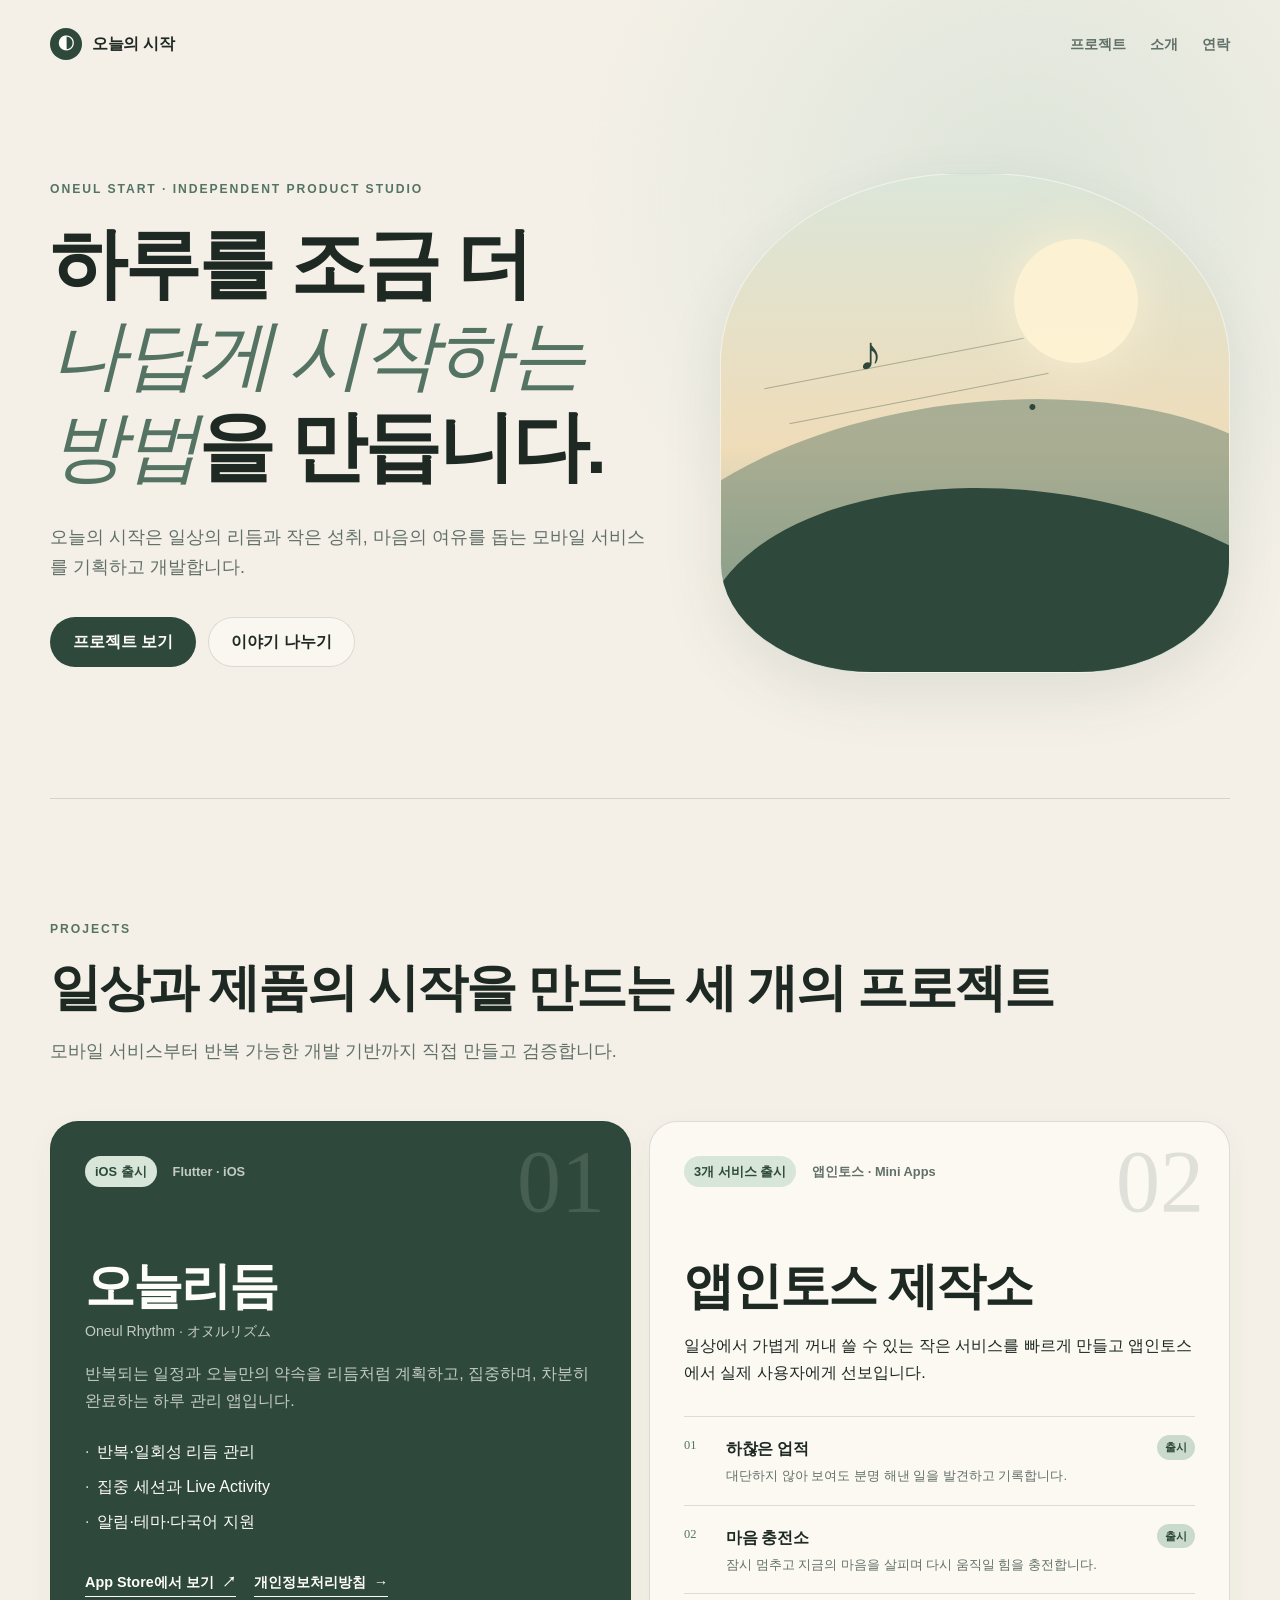
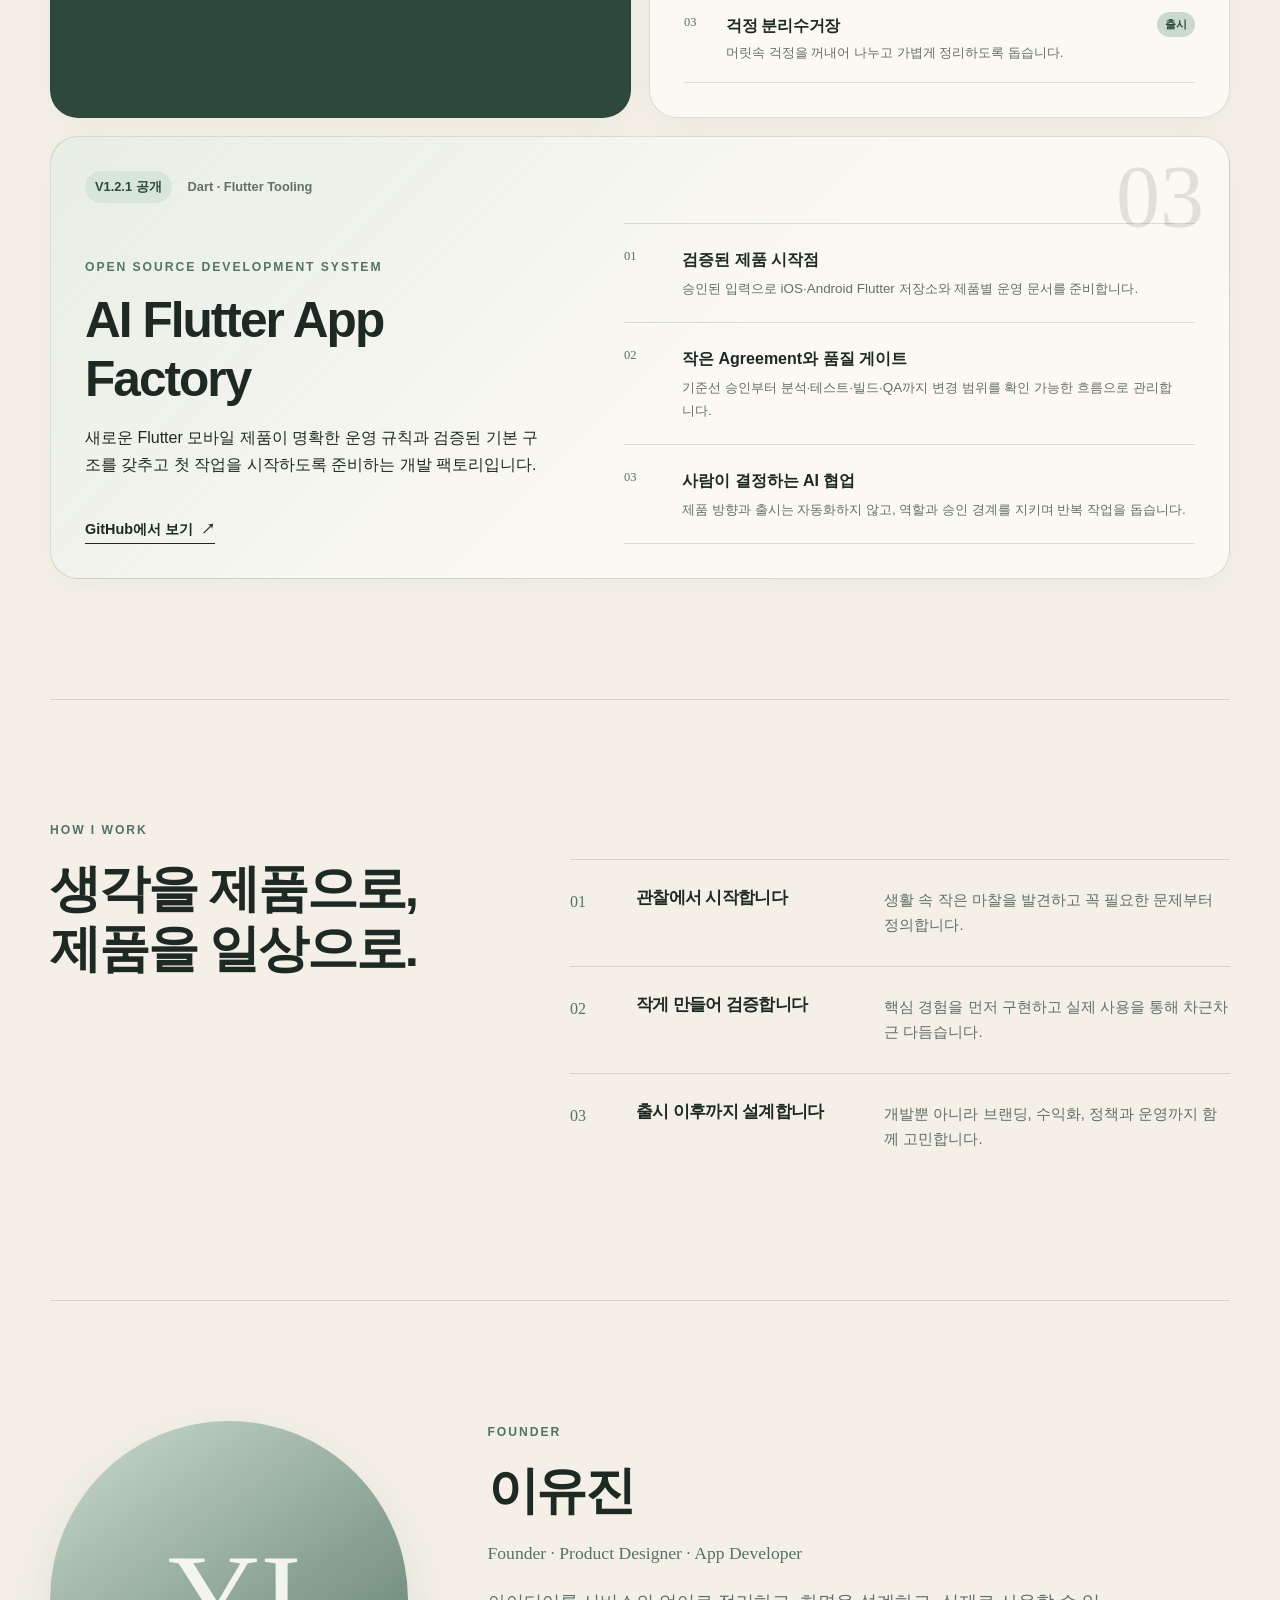
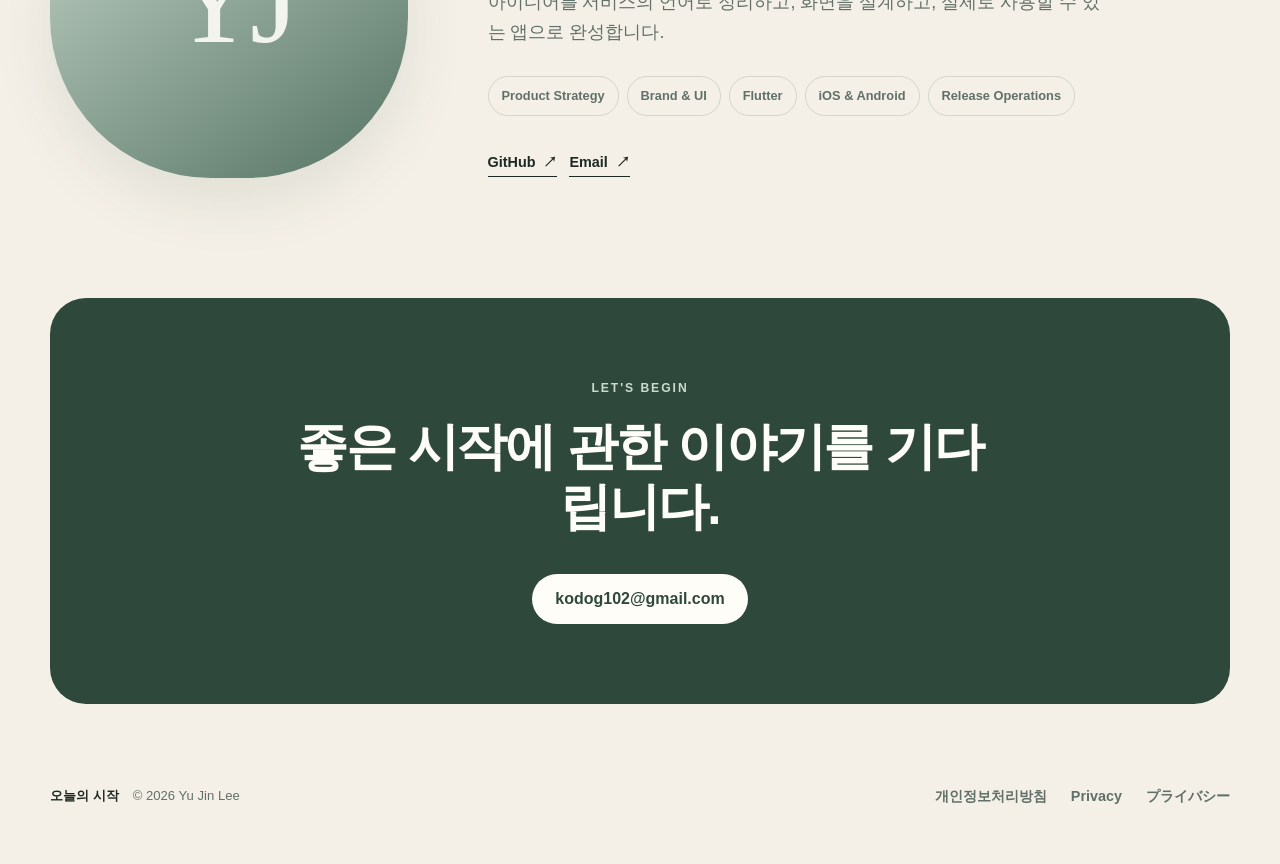
<file: index.html>
<!doctype html>
<html lang="ko">
  <head>
    <meta charset="utf-8" />
    <meta name="viewport" content="width=device-width, initial-scale=1" />
    <meta name="theme-color" content="#f4f0e7" />
    <meta
      name="description"
      content="오늘의 시작은 오늘리듬, 앱인토스 제작소, AI Flutter App Factory를 통해 생활 서비스와 제품 개발 기반을 만듭니다."
    />
    <meta property="og:title" content="오늘의 시작 | 이유진 포트폴리오" />
    <meta
      property="og:description"
      content="생활에 닿는 모바일 서비스와 새로운 Flutter 제품의 안전한 시작을 만듭니다."
    />
    <meta property="og:type" content="website" />
    <meta property="og:url" content="https://kodog102.github.io/" />
    <title>오늘의 시작 | 이유진 포트폴리오</title>
    <link rel="stylesheet" href="./styles.css" />
  </head>
  <body>
    <a class="skip-link" href="#main">본문으로 바로가기</a>

    <header class="site-header">
      <a class="wordmark" href="#top" aria-label="오늘의 시작 홈">
        <span class="wordmark-symbol" aria-hidden="true">◐</span>
        <span>오늘의 시작</span>
      </a>
      <nav aria-label="주요 메뉴">
        <a href="#projects">프로젝트</a>
        <a href="#about">소개</a>
        <a href="mailto:kodog102@gmail.com">연락</a>
      </nav>
    </header>

    <main id="main">
      <section class="hero" id="top" aria-labelledby="hero-title">
        <div class="hero-copy">
          <p class="eyebrow">ONEUL START · INDEPENDENT PRODUCT STUDIO</p>
          <h1 id="hero-title">
            하루를 조금 더<br />
            <em>나답게 시작하는 방법</em>을 만듭니다.
          </h1>
          <p class="hero-lead">
            오늘의 시작은 일상의 리듬과 작은 성취, 마음의 여유를 돕는
            모바일 서비스를 기획하고 개발합니다.
          </p>
          <div class="hero-actions">
            <a class="button button-primary" href="#projects">프로젝트 보기</a>
            <a class="button button-secondary" href="mailto:kodog102@gmail.com"
              >이야기 나누기</a
            >
          </div>
        </div>
        <div class="hero-visual" aria-hidden="true">
          <div class="sun"></div>
          <div class="landscape landscape-back"></div>
          <div class="landscape landscape-front"></div>
          <div class="rhythm-line rhythm-line-one"></div>
          <div class="rhythm-line rhythm-line-two"></div>
          <span class="note note-one">♪</span>
          <span class="note note-two">·</span>
        </div>
      </section>

      <section class="section projects" id="projects" aria-labelledby="projects-title">
        <div class="section-heading">
          <p class="eyebrow">PROJECTS</p>
          <h2 id="projects-title">일상과 제품의 시작을 만드는 세 개의 프로젝트</h2>
          <p>모바일 서비스부터 반복 가능한 개발 기반까지 직접 만들고 검증합니다.</p>
        </div>

        <div class="project-grid">
          <article class="project-card project-featured">
            <div class="project-number" aria-hidden="true">01</div>
            <div class="project-content">
              <div class="project-meta">
                <span class="status status-active">iOS 출시</span>
                <span>Flutter · iOS</span>
              </div>
              <h3>오늘리듬</h3>
              <p class="project-name" lang="en">
                Oneul Rhythm · <span lang="ja">オヌルリズム</span>
              </p>
              <p>
                반복되는 일정과 오늘만의 약속을 리듬처럼 계획하고, 집중하며,
                차분히 완료하는 하루 관리 앱입니다.
              </p>
              <ul class="project-details" aria-label="오늘리듬 주요 특징">
                <li>반복·일회성 리듬 관리</li>
                <li>집중 세션과 Live Activity</li>
                <li>알림·테마·다국어 지원</li>
              </ul>
              <div class="project-links">
                <a
                  class="text-link"
                  href="https://apps.apple.com/kr/app/%EC%98%A4%EB%8A%98%EB%A6%AC%EB%93%AC/id6799877597"
                  target="_blank"
                  rel="noreferrer"
                  >App Store에서 보기 <span>↗</span></a
                >
                <a class="text-link" href="./privacy/">개인정보처리방침 <span>→</span></a>
              </div>
            </div>
          </article>

          <article class="project-card project-studio">
            <div class="project-number" aria-hidden="true">02</div>
            <div class="project-content">
              <div class="project-meta">
                <span class="status status-active">3개 서비스 출시</span>
                <span>앱인토스 · Mini Apps</span>
              </div>
              <h3>앱인토스 제작소</h3>
              <p>
                일상에서 가볍게 꺼내 쓸 수 있는 작은 서비스를 빠르게 만들고
                앱인토스에서 실제 사용자에게 선보입니다.
              </p>
              <div class="service-list" aria-label="앱인토스 출시 서비스">
                <article>
                  <span class="service-index">01</span>
                  <div>
                    <h4>하찮은 업적</h4>
                    <p>대단하지 않아 보여도 분명 해낸 일을 발견하고 기록합니다.</p>
                  </div>
                  <span class="service-status">출시</span>
                </article>
                <article>
                  <span class="service-index">02</span>
                  <div>
                    <h4>마음 충전소</h4>
                    <p>잠시 멈추고 지금의 마음을 살피며 다시 움직일 힘을 충전합니다.</p>
                  </div>
                  <span class="service-status">출시</span>
                </article>
                <article>
                  <span class="service-index">03</span>
                  <div>
                    <h4>걱정 분리수거장</h4>
                    <p>머릿속 걱정을 꺼내어 나누고 가볍게 정리하도록 돕습니다.</p>
                  </div>
                  <span class="service-status">출시</span>
                </article>
              </div>
            </div>
          </article>

          <article class="project-card project-factory">
            <div class="project-number" aria-hidden="true">03</div>
            <div class="project-content factory-layout">
              <div class="factory-intro">
                <div class="project-meta">
                  <span class="status status-active">V1.2.1 공개</span>
                  <span>Dart · Flutter Tooling</span>
                </div>
                <p class="eyebrow">OPEN SOURCE DEVELOPMENT SYSTEM</p>
                <h3>AI Flutter App Factory</h3>
                <p>
                  새로운 Flutter 모바일 제품이 명확한 운영 규칙과 검증된 기본
                  구조를 갖추고 첫 작업을 시작하도록 준비하는 개발 팩토리입니다.
                </p>
                <a
                  class="text-link"
                  href="https://github.com/kodog102/ai-flutter-app-factory"
                  target="_blank"
                  rel="noreferrer"
                  >GitHub에서 보기 <span>↗</span></a
                >
              </div>
              <div class="factory-capabilities" aria-label="AI Flutter App Factory 주요 기능">
                <article>
                  <span>01</span>
                  <div>
                    <h4>검증된 제품 시작점</h4>
                    <p>승인된 입력으로 iOS·Android Flutter 저장소와 제품별 운영 문서를 준비합니다.</p>
                  </div>
                </article>
                <article>
                  <span>02</span>
                  <div>
                    <h4>작은 Agreement와 품질 게이트</h4>
                    <p>기준선 승인부터 분석·테스트·빌드·QA까지 변경 범위를 확인 가능한 흐름으로 관리합니다.</p>
                  </div>
                </article>
                <article>
                  <span>03</span>
                  <div>
                    <h4>사람이 결정하는 AI 협업</h4>
                    <p>제품 방향과 출시는 자동화하지 않고, 역할과 승인 경계를 지키며 반복 작업을 돕습니다.</p>
                  </div>
                </article>
              </div>
            </div>
          </article>
        </div>
      </section>

      <section class="section philosophy" aria-labelledby="philosophy-title">
        <p class="eyebrow">HOW I WORK</p>
        <div class="philosophy-layout">
          <h2 id="philosophy-title">생각을 제품으로,<br />제품을 일상으로.</h2>
          <div class="principle-grid">
            <article>
              <span>01</span>
              <h3>관찰에서 시작합니다</h3>
              <p>생활 속 작은 마찰을 발견하고 꼭 필요한 문제부터 정의합니다.</p>
            </article>
            <article>
              <span>02</span>
              <h3>작게 만들어 검증합니다</h3>
              <p>핵심 경험을 먼저 구현하고 실제 사용을 통해 차근차근 다듬습니다.</p>
            </article>
            <article>
              <span>03</span>
              <h3>출시 이후까지 설계합니다</h3>
              <p>개발뿐 아니라 브랜딩, 수익화, 정책과 운영까지 함께 고민합니다.</p>
            </article>
          </div>
        </div>
      </section>

      <section class="section about" id="about" aria-labelledby="about-title">
        <div class="portrait-mark" aria-hidden="true">
          <span>YJ</span>
        </div>
        <div class="about-copy">
          <p class="eyebrow">FOUNDER</p>
          <h2 id="about-title">이유진</h2>
          <p class="role">Founder · Product Designer · App Developer</p>
          <p class="about-lead">
            아이디어를 서비스의 언어로 정리하고, 화면을 설계하고, 실제로 사용할
            수 있는 앱으로 완성합니다.
          </p>
          <div class="skill-list" aria-label="주요 역량">
            <span>Product Strategy</span>
            <span>Brand &amp; UI</span>
            <span>Flutter</span>
            <span>iOS &amp; Android</span>
            <span>Release Operations</span>
          </div>
          <div class="profile-links">
            <a class="text-link" href="https://github.com/kodog102">GitHub <span>↗</span></a>
            <a class="text-link" href="mailto:kodog102@gmail.com">Email <span>↗</span></a>
          </div>
        </div>
      </section>

      <section class="contact" aria-labelledby="contact-title">
        <p class="eyebrow">LET'S BEGIN</p>
        <h2 id="contact-title">좋은 시작에 관한 이야기를 기다립니다.</h2>
        <a class="button button-light" href="mailto:kodog102@gmail.com"
          >kodog102@gmail.com</a
        >
      </section>
    </main>

    <footer>
      <div>
        <strong>오늘의 시작</strong>
        <span>© 2026 Yu Jin Lee</span>
      </div>
      <nav aria-label="하단 메뉴">
        <a href="./privacy/">개인정보처리방침</a>
        <a href="./privacy/en/" lang="en">Privacy</a>
        <a href="./privacy/ja/" lang="ja">プライバシー</a>
      </nav>
    </footer>
  </body>
</html>
</file>
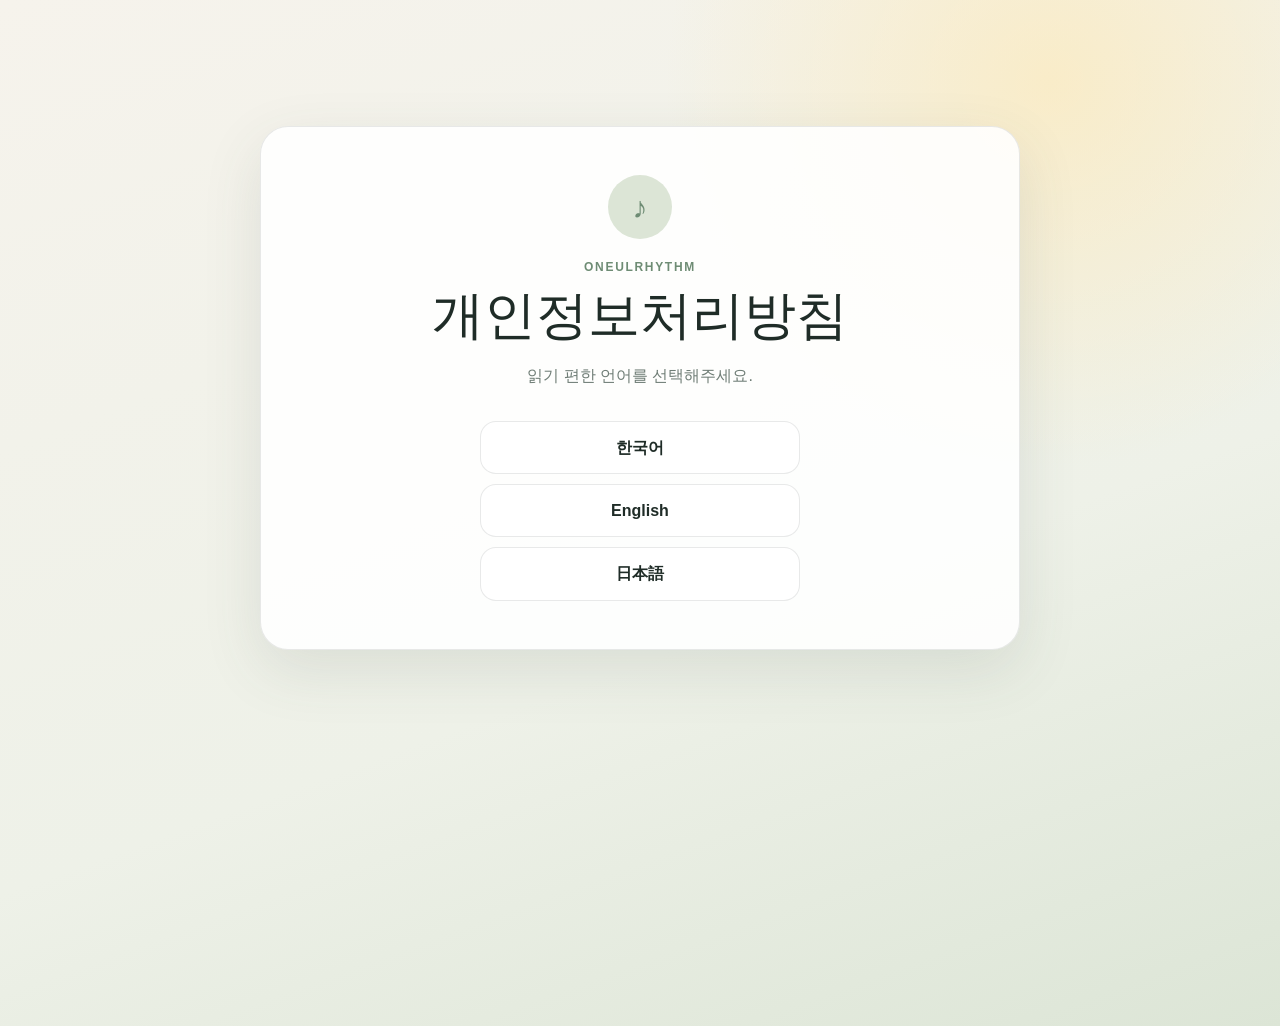
<file: privacy/index.html>
<!doctype html>
<html lang="ko">
  <head>
    <meta charset="utf-8" />
    <meta name="viewport" content="width=device-width, initial-scale=1" />
    <meta name="theme-color" content="#f6f3ec" />
    <title>오늘리듬 개인정보처리방침</title>
    <link rel="stylesheet" href="./styles.css" />
  </head>
  <body>
    <main class="language-card">
      <div class="brand-mark" aria-hidden="true">♪</div>
      <p class="eyebrow">ONEULRHYTHM</p>
      <h1>개인정보처리방침</h1>
      <p class="lead">읽기 편한 언어를 선택해주세요.</p>
      <nav class="language-list" aria-label="Language">
        <a href="./ko/">한국어</a>
        <a href="./en/" lang="en">English</a>
        <a href="./ja/" lang="ja">日本語</a>
      </nav>
    </main>
  </body>
</html>
</file>
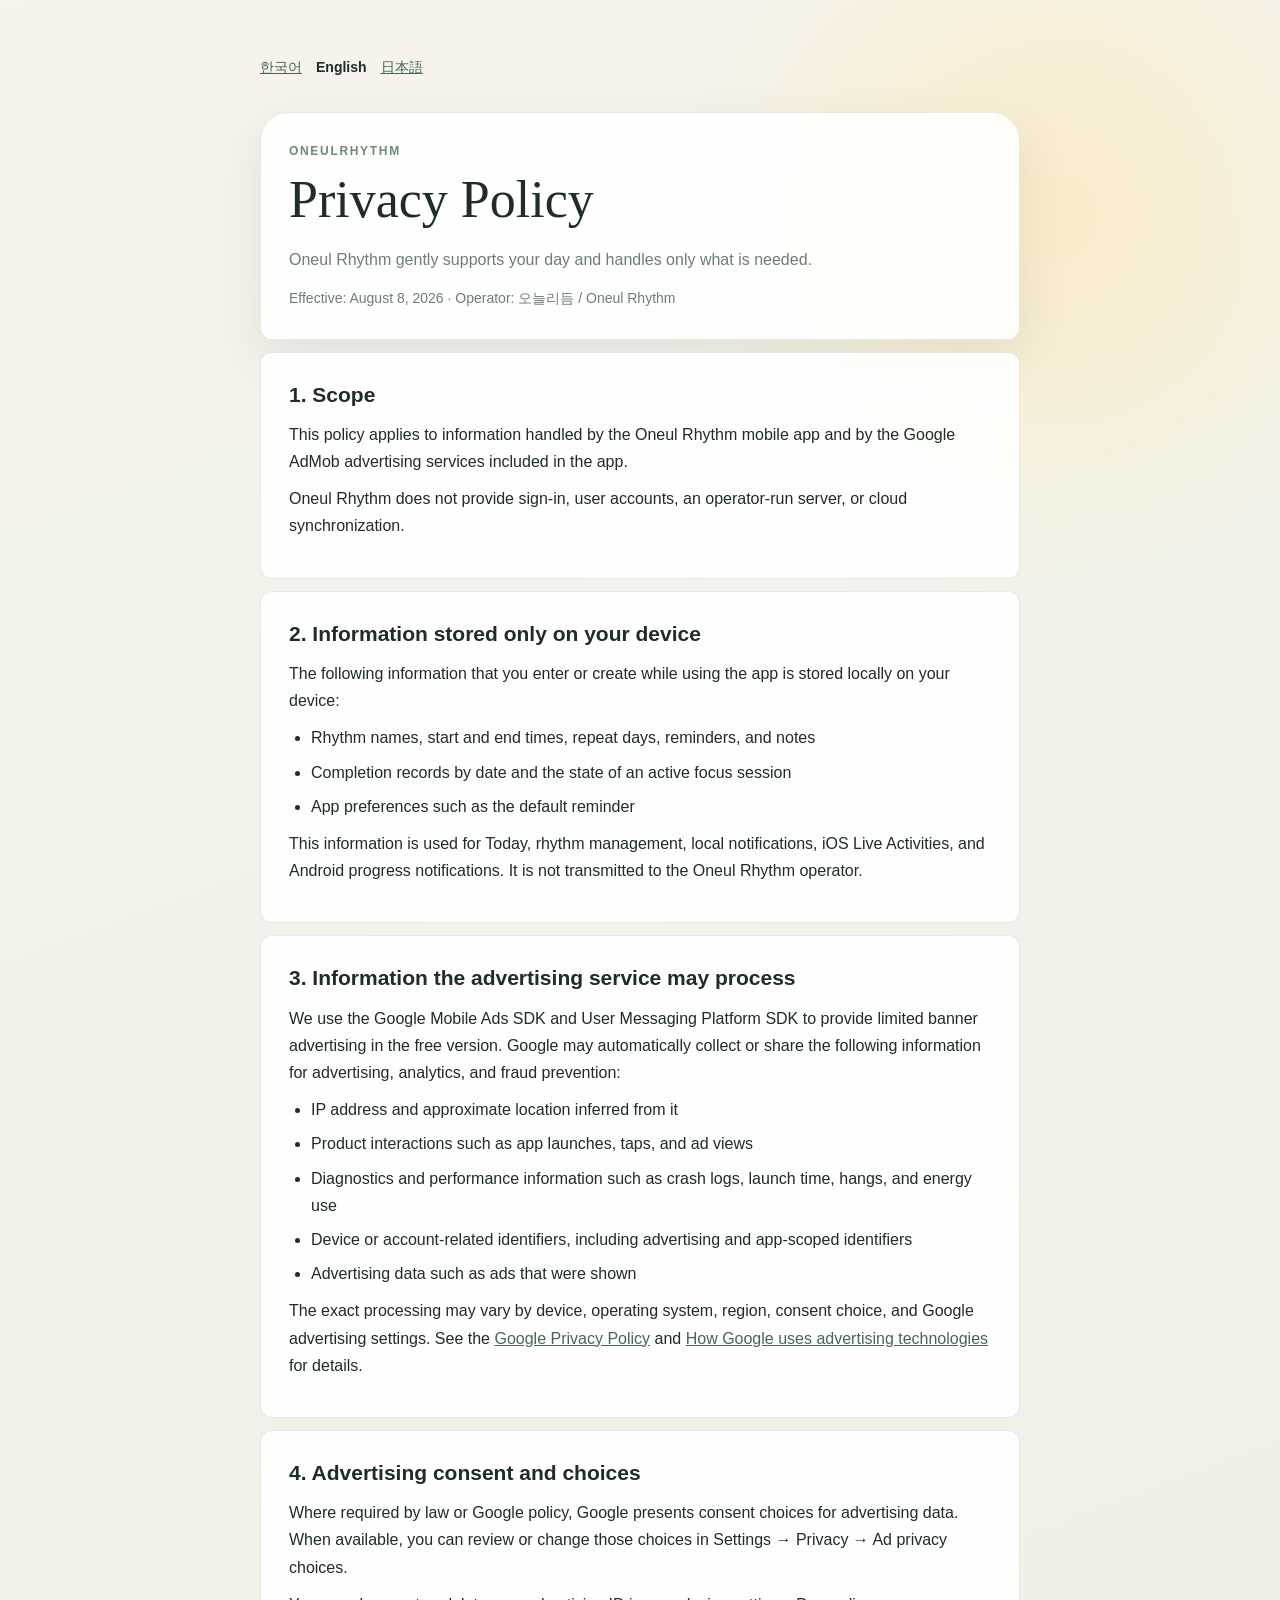
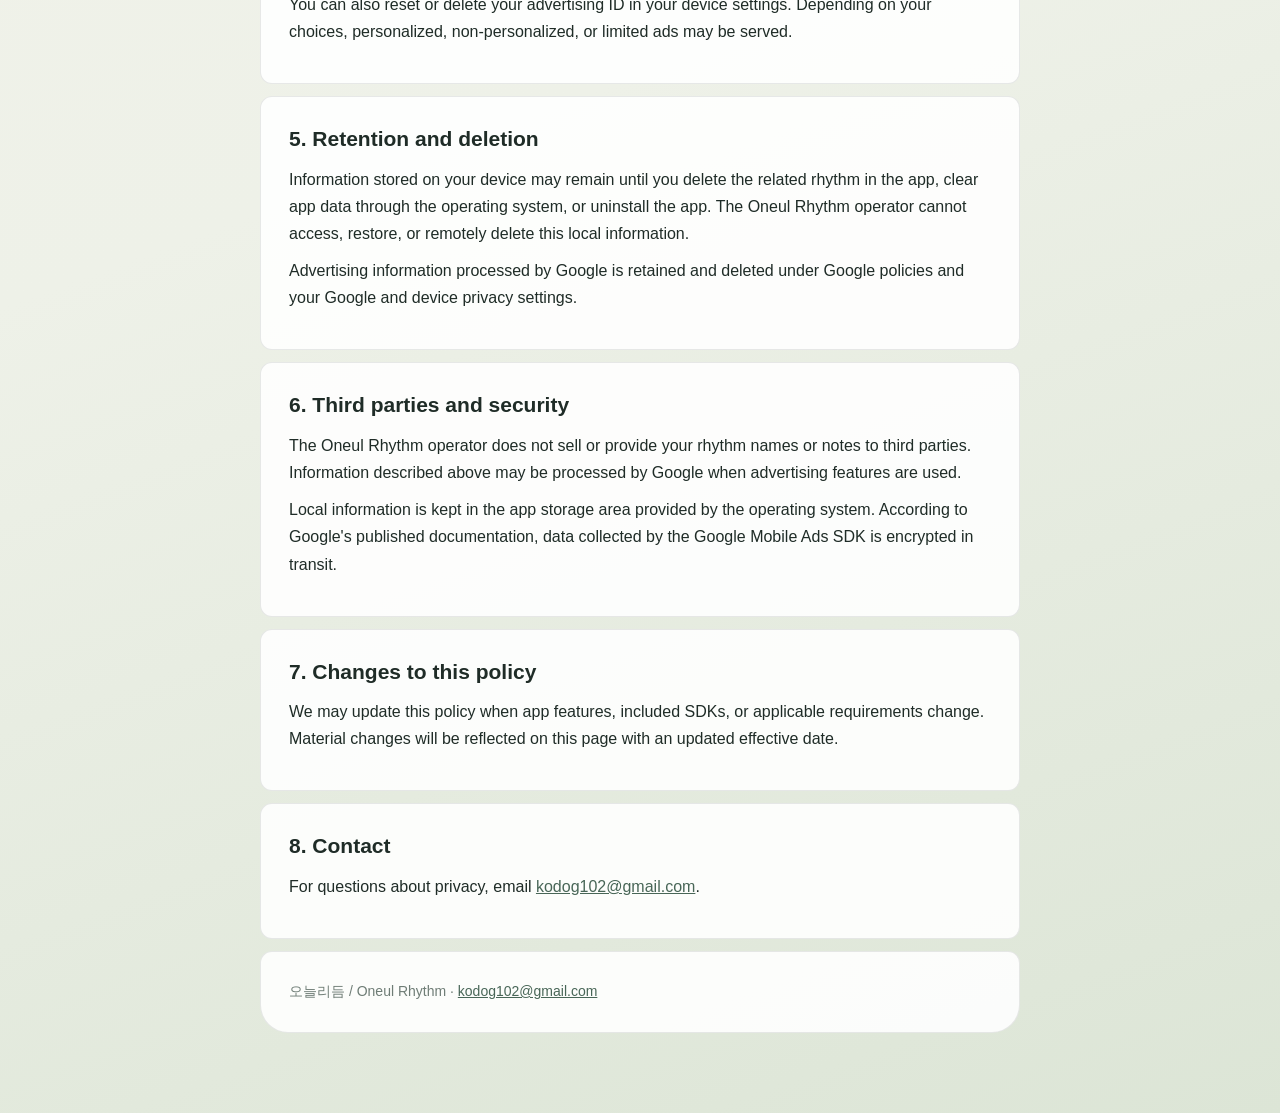
<file: privacy/en/index.html>
<!doctype html>
<html lang="en">
  <head>
    <meta charset="utf-8" />
    <meta name="viewport" content="width=device-width, initial-scale=1" />
    <meta name="theme-color" content="#f6f3ec" />
    <meta name="description" content="Oneul Rhythm Privacy Policy" />
    <title>Privacy Policy · Oneul Rhythm</title>
    <link rel="stylesheet" href="../styles.css" />
  </head>
  <body>
    <main class="page">
      <nav class="language-nav" aria-label="Language">
        <a href="../ko/" lang="ko">한국어</a>
        <a href="../en/" aria-current="page">English</a>
        <a href="../ja/" lang="ja">日本語</a>
      </nav>

      <header class="policy-header">
        <p class="eyebrow">ONEULRHYTHM</p>
        <h1>Privacy Policy</h1>
        <p class="lead">Oneul Rhythm gently supports your day and handles only what is needed.</p>
        <p class="meta">Effective: August 8, 2026 · Operator: 오늘리듬 / Oneul Rhythm</p>
      </header>

      <section class="policy-section">
        <h2>1. Scope</h2>
        <p>This policy applies to information handled by the Oneul Rhythm mobile app and by the Google AdMob advertising services included in the app.</p>
        <p>Oneul Rhythm does not provide sign-in, user accounts, an operator-run server, or cloud synchronization.</p>
      </section>

      <section class="policy-section">
        <h2>2. Information stored only on your device</h2>
        <p>The following information that you enter or create while using the app is stored locally on your device:</p>
        <ul>
          <li>Rhythm names, start and end times, repeat days, reminders, and notes</li>
          <li>Completion records by date and the state of an active focus session</li>
          <li>App preferences such as the default reminder</li>
        </ul>
        <p>This information is used for Today, rhythm management, local notifications, iOS Live Activities, and Android progress notifications. It is not transmitted to the Oneul Rhythm operator.</p>
      </section>

      <section class="policy-section">
        <h2>3. Information the advertising service may process</h2>
        <p>We use the Google Mobile Ads SDK and User Messaging Platform SDK to provide limited banner advertising in the free version. Google may automatically collect or share the following information for advertising, analytics, and fraud prevention:</p>
        <ul>
          <li>IP address and approximate location inferred from it</li>
          <li>Product interactions such as app launches, taps, and ad views</li>
          <li>Diagnostics and performance information such as crash logs, launch time, hangs, and energy use</li>
          <li>Device or account-related identifiers, including advertising and app-scoped identifiers</li>
          <li>Advertising data such as ads that were shown</li>
        </ul>
        <p>The exact processing may vary by device, operating system, region, consent choice, and Google advertising settings. See the <a href="https://policies.google.com/privacy">Google Privacy Policy</a> and <a href="https://policies.google.com/technologies/ads">How Google uses advertising technologies</a> for details.</p>
      </section>

      <section class="policy-section">
        <h2>4. Advertising consent and choices</h2>
        <p>Where required by law or Google policy, Google presents consent choices for advertising data. When available, you can review or change those choices in Settings → Privacy → Ad privacy choices.</p>
        <p>You can also reset or delete your advertising ID in your device settings. Depending on your choices, personalized, non-personalized, or limited ads may be served.</p>
      </section>

      <section class="policy-section">
        <h2>5. Retention and deletion</h2>
        <p>Information stored on your device may remain until you delete the related rhythm in the app, clear app data through the operating system, or uninstall the app. The Oneul Rhythm operator cannot access, restore, or remotely delete this local information.</p>
        <p>Advertising information processed by Google is retained and deleted under Google policies and your Google and device privacy settings.</p>
      </section>

      <section class="policy-section">
        <h2>6. Third parties and security</h2>
        <p>The Oneul Rhythm operator does not sell or provide your rhythm names or notes to third parties. Information described above may be processed by Google when advertising features are used.</p>
        <p>Local information is kept in the app storage area provided by the operating system. According to Google's published documentation, data collected by the Google Mobile Ads SDK is encrypted in transit.</p>
      </section>

      <section class="policy-section">
        <h2>7. Changes to this policy</h2>
        <p>We may update this policy when app features, included SDKs, or applicable requirements change. Material changes will be reflected on this page with an updated effective date.</p>
      </section>

      <section class="policy-section">
        <h2>8. Contact</h2>
        <p>For questions about privacy, email <a href="mailto:kodog102@gmail.com">kodog102@gmail.com</a>.</p>
      </section>

      <footer class="policy-footer">오늘리듬 / Oneul Rhythm · <a href="mailto:kodog102@gmail.com">kodog102@gmail.com</a></footer>
    </main>
  </body>
</html>
</file>
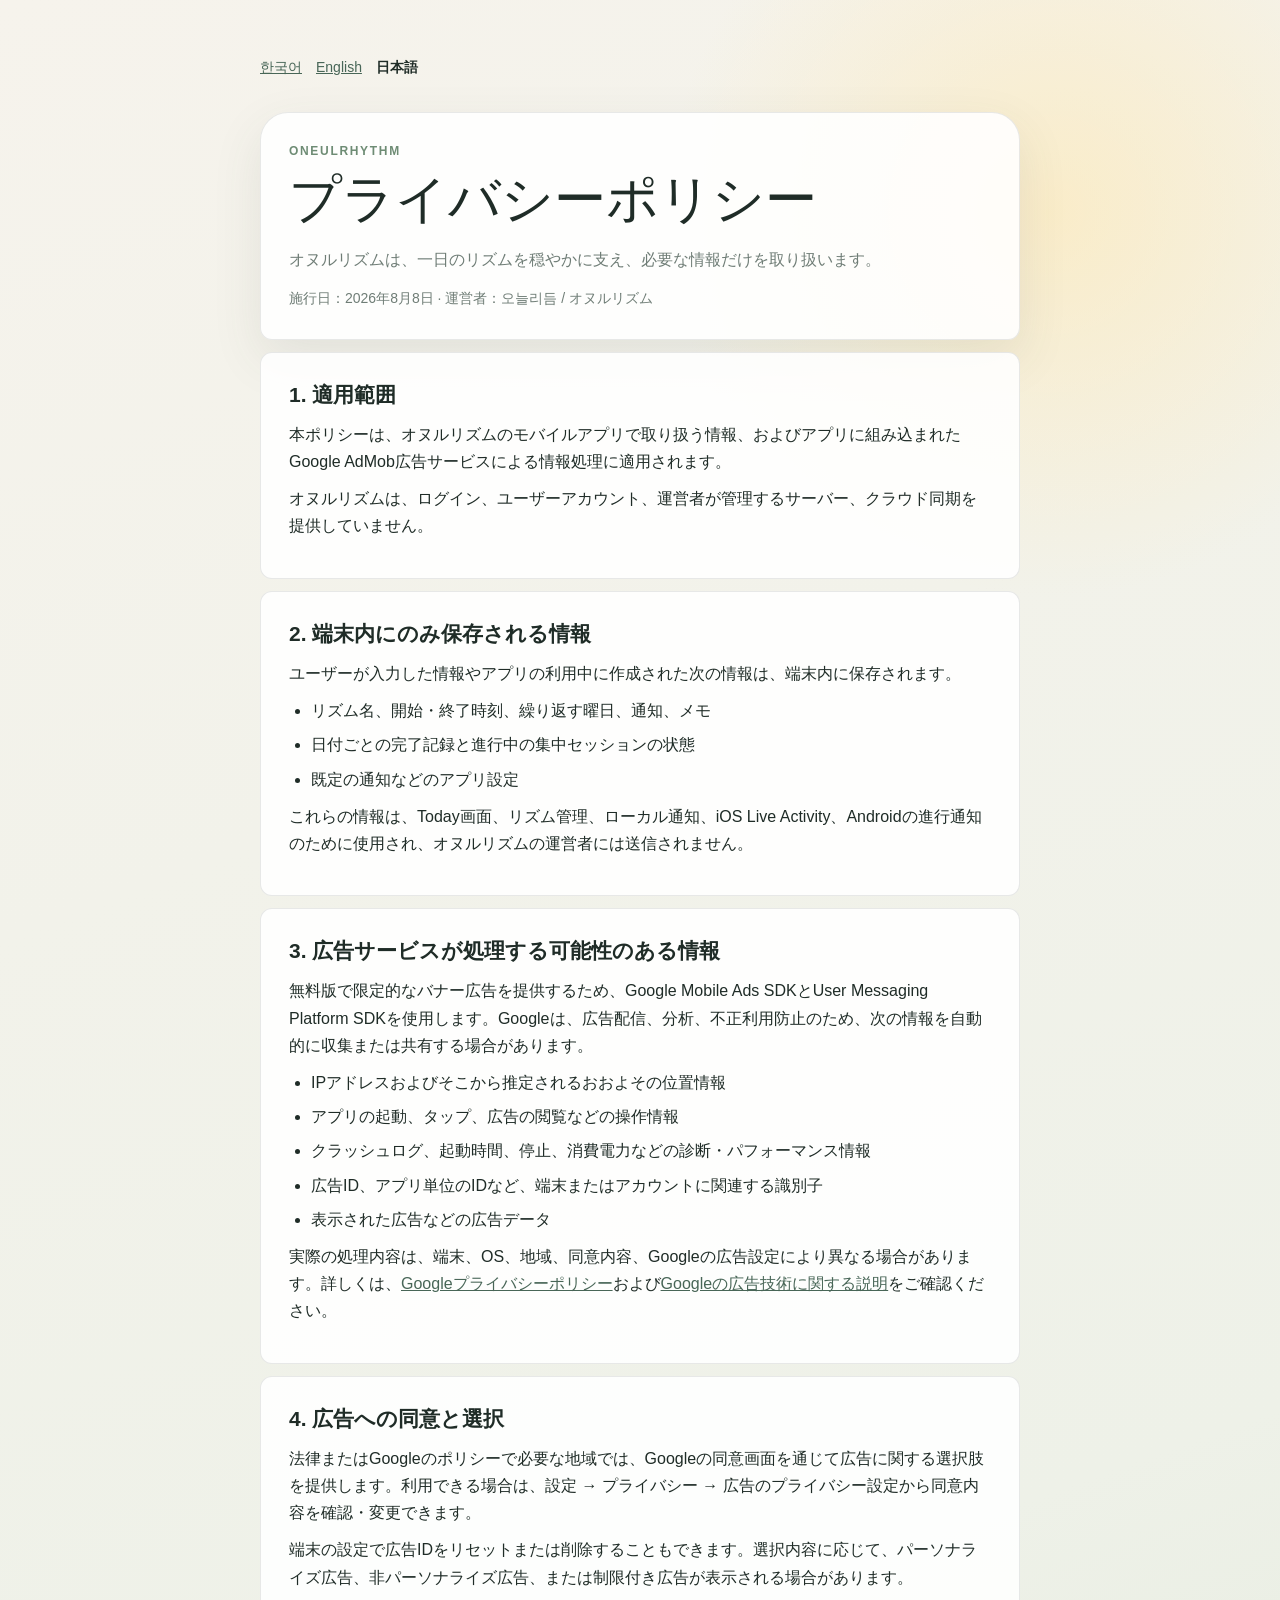
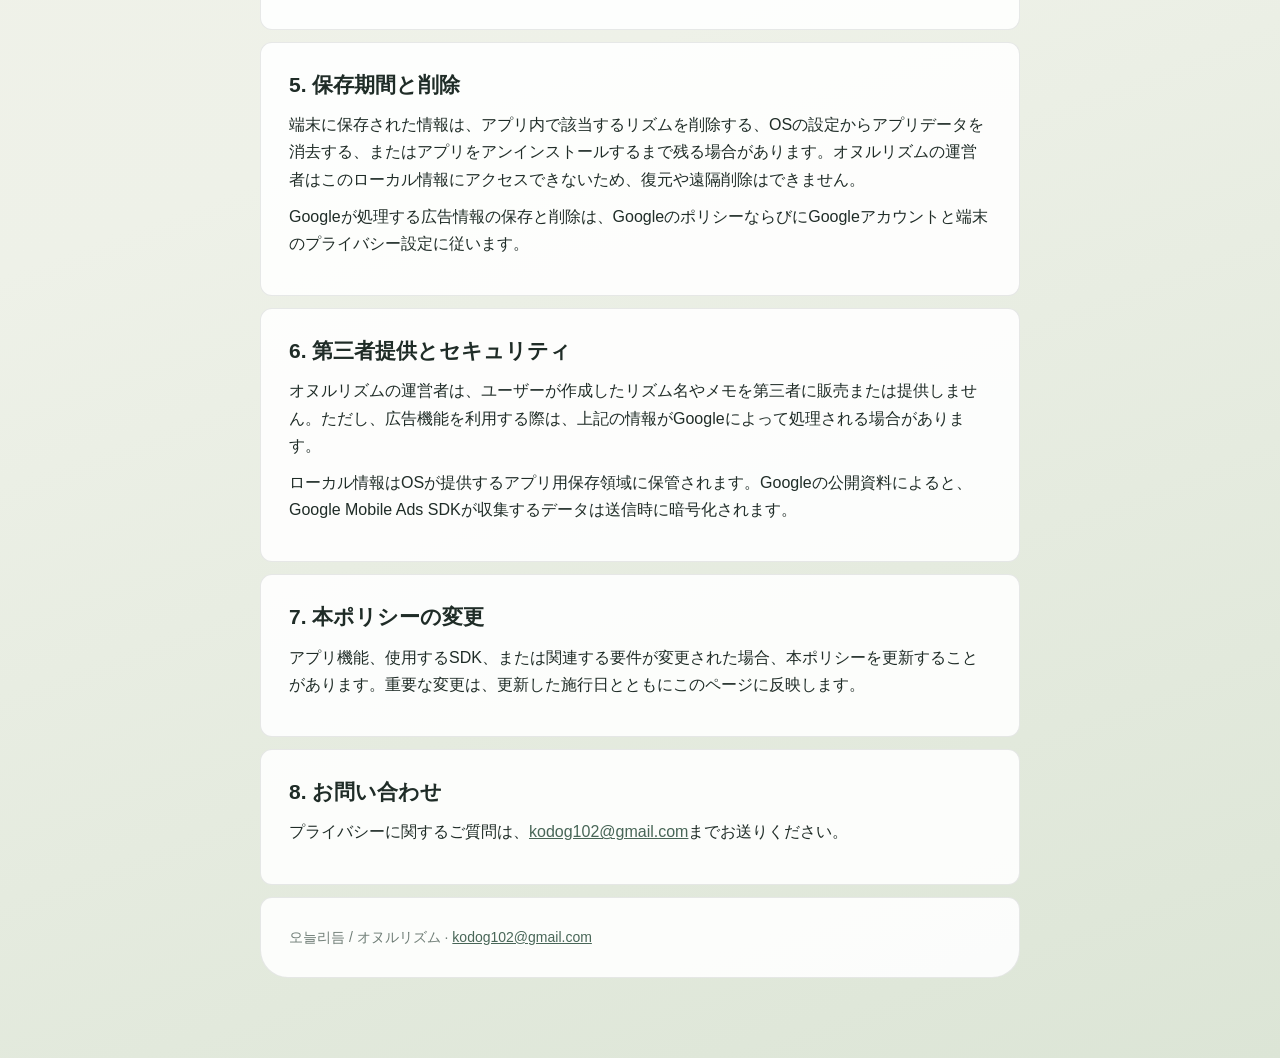
<file: privacy/ja/index.html>
<!doctype html>
<html lang="ja">
  <head>
    <meta charset="utf-8" />
    <meta name="viewport" content="width=device-width, initial-scale=1" />
    <meta name="theme-color" content="#f6f3ec" />
    <meta name="description" content="オヌルリズム プライバシーポリシー" />
    <title>プライバシーポリシー · オヌルリズム</title>
    <link rel="stylesheet" href="../styles.css" />
  </head>
  <body>
    <main class="page">
      <nav class="language-nav" aria-label="言語">
        <a href="../ko/" lang="ko">한국어</a>
        <a href="../en/" lang="en">English</a>
        <a href="../ja/" aria-current="page">日本語</a>
      </nav>

      <header class="policy-header">
        <p class="eyebrow">ONEULRHYTHM</p>
        <h1>プライバシーポリシー</h1>
        <p class="lead">オヌルリズムは、一日のリズムを穏やかに支え、必要な情報だけを取り扱います。</p>
        <p class="meta">施行日：2026年8月8日 · 運営者：오늘리듬 / オヌルリズム</p>
      </header>

      <section class="policy-section">
        <h2>1. 適用範囲</h2>
        <p>本ポリシーは、オヌルリズムのモバイルアプリで取り扱う情報、およびアプリに組み込まれたGoogle AdMob広告サービスによる情報処理に適用されます。</p>
        <p>オヌルリズムは、ログイン、ユーザーアカウント、運営者が管理するサーバー、クラウド同期を提供していません。</p>
      </section>

      <section class="policy-section">
        <h2>2. 端末内にのみ保存される情報</h2>
        <p>ユーザーが入力した情報やアプリの利用中に作成された次の情報は、端末内に保存されます。</p>
        <ul>
          <li>リズム名、開始・終了時刻、繰り返す曜日、通知、メモ</li>
          <li>日付ごとの完了記録と進行中の集中セッションの状態</li>
          <li>既定の通知などのアプリ設定</li>
        </ul>
        <p>これらの情報は、Today画面、リズム管理、ローカル通知、iOS Live Activity、Androidの進行通知のために使用され、オヌルリズムの運営者には送信されません。</p>
      </section>

      <section class="policy-section">
        <h2>3. 広告サービスが処理する可能性のある情報</h2>
        <p>無料版で限定的なバナー広告を提供するため、Google Mobile Ads SDKとUser Messaging Platform SDKを使用します。Googleは、広告配信、分析、不正利用防止のため、次の情報を自動的に収集または共有する場合があります。</p>
        <ul>
          <li>IPアドレスおよびそこから推定されるおおよその位置情報</li>
          <li>アプリの起動、タップ、広告の閲覧などの操作情報</li>
          <li>クラッシュログ、起動時間、停止、消費電力などの診断・パフォーマンス情報</li>
          <li>広告ID、アプリ単位のIDなど、端末またはアカウントに関連する識別子</li>
          <li>表示された広告などの広告データ</li>
        </ul>
        <p>実際の処理内容は、端末、OS、地域、同意内容、Googleの広告設定により異なる場合があります。詳しくは、<a href="https://policies.google.com/privacy?hl=ja">Googleプライバシーポリシー</a>および<a href="https://policies.google.com/technologies/ads?hl=ja">Googleの広告技術に関する説明</a>をご確認ください。</p>
      </section>

      <section class="policy-section">
        <h2>4. 広告への同意と選択</h2>
        <p>法律またはGoogleのポリシーで必要な地域では、Googleの同意画面を通じて広告に関する選択肢を提供します。利用できる場合は、設定 → プライバシー → 広告のプライバシー設定から同意内容を確認・変更できます。</p>
        <p>端末の設定で広告IDをリセットまたは削除することもできます。選択内容に応じて、パーソナライズ広告、非パーソナライズ広告、または制限付き広告が表示される場合があります。</p>
      </section>

      <section class="policy-section">
        <h2>5. 保存期間と削除</h2>
        <p>端末に保存された情報は、アプリ内で該当するリズムを削除する、OSの設定からアプリデータを消去する、またはアプリをアンインストールするまで残る場合があります。オヌルリズムの運営者はこのローカル情報にアクセスできないため、復元や遠隔削除はできません。</p>
        <p>Googleが処理する広告情報の保存と削除は、GoogleのポリシーならびにGoogleアカウントと端末のプライバシー設定に従います。</p>
      </section>

      <section class="policy-section">
        <h2>6. 第三者提供とセキュリティ</h2>
        <p>オヌルリズムの運営者は、ユーザーが作成したリズム名やメモを第三者に販売または提供しません。ただし、広告機能を利用する際は、上記の情報がGoogleによって処理される場合があります。</p>
        <p>ローカル情報はOSが提供するアプリ用保存領域に保管されます。Googleの公開資料によると、Google Mobile Ads SDKが収集するデータは送信時に暗号化されます。</p>
      </section>

      <section class="policy-section">
        <h2>7. 本ポリシーの変更</h2>
        <p>アプリ機能、使用するSDK、または関連する要件が変更された場合、本ポリシーを更新することがあります。重要な変更は、更新した施行日とともにこのページに反映します。</p>
      </section>

      <section class="policy-section">
        <h2>8. お問い合わせ</h2>
        <p>プライバシーに関するご質問は、<a href="mailto:kodog102@gmail.com">kodog102@gmail.com</a>までお送りください。</p>
      </section>

      <footer class="policy-footer">오늘리듬 / オヌルリズム · <a href="mailto:kodog102@gmail.com">kodog102@gmail.com</a></footer>
    </main>
  </body>
</html>
</file>
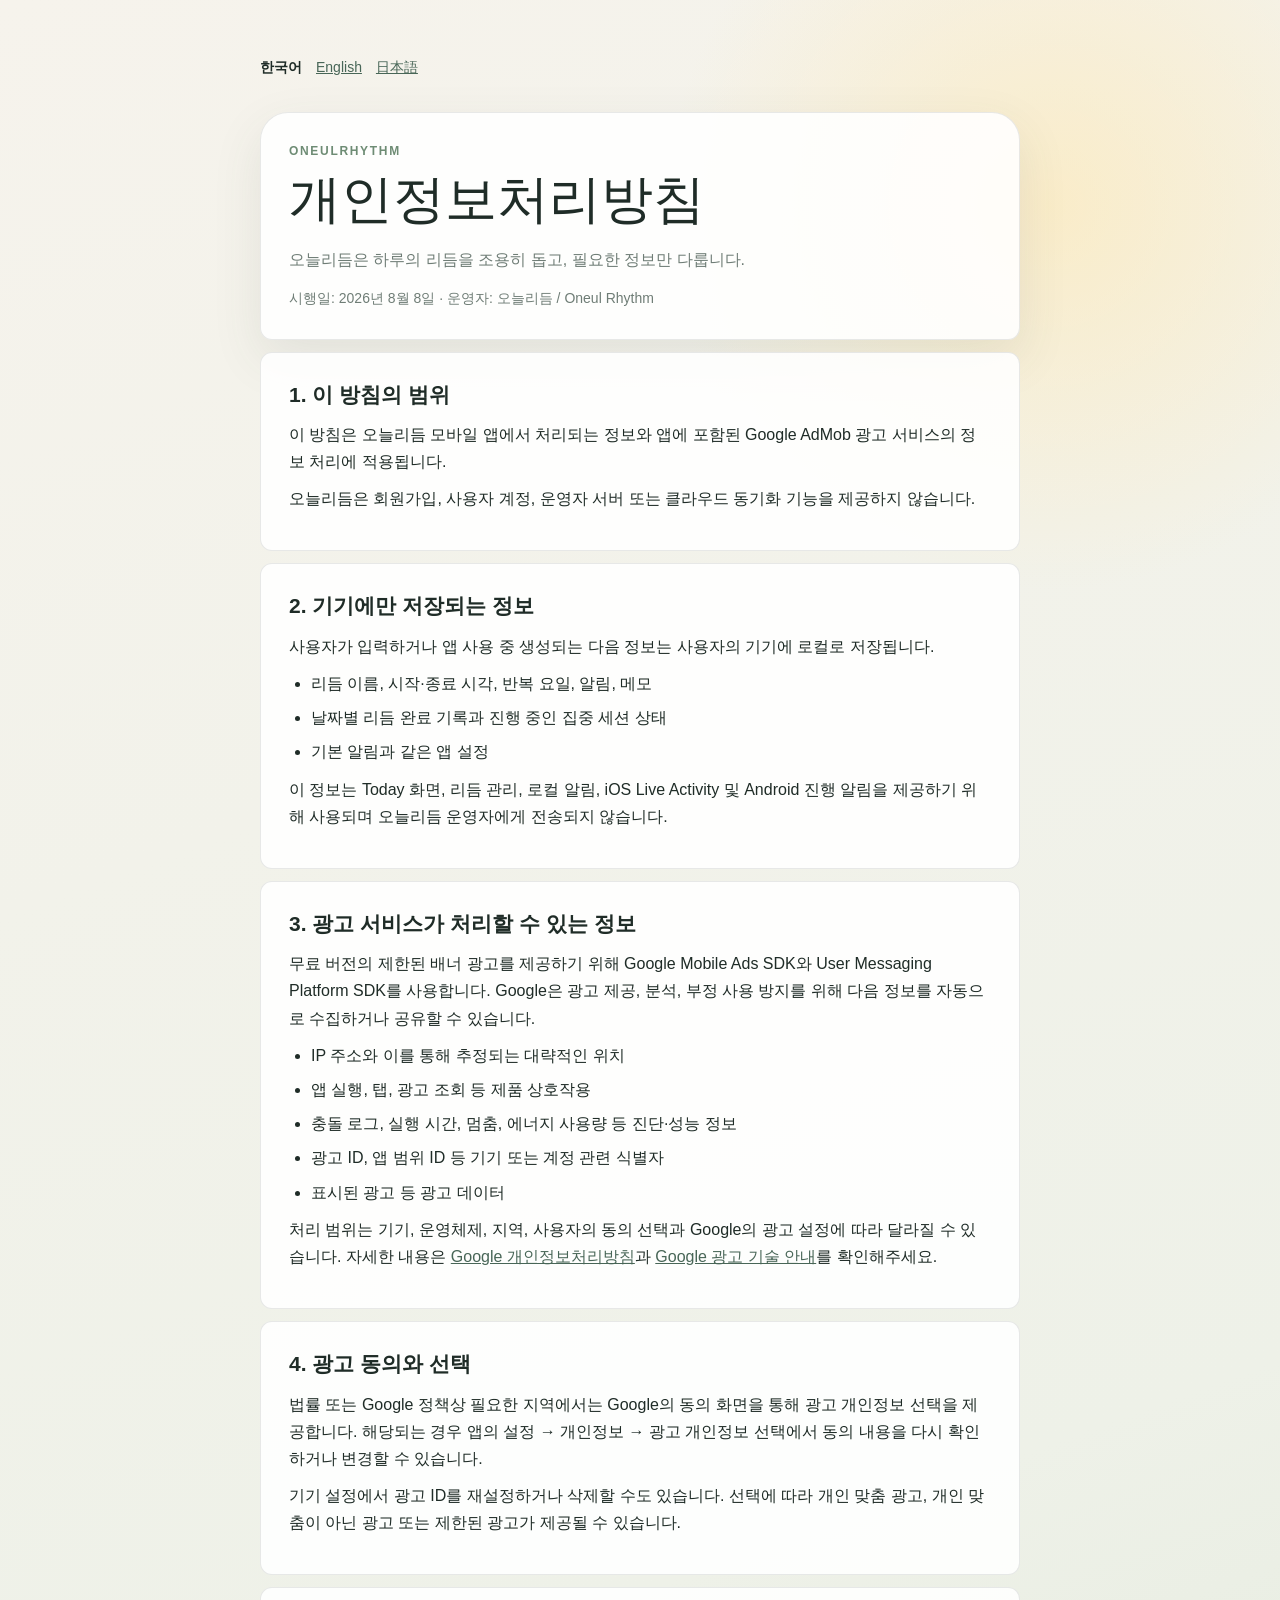
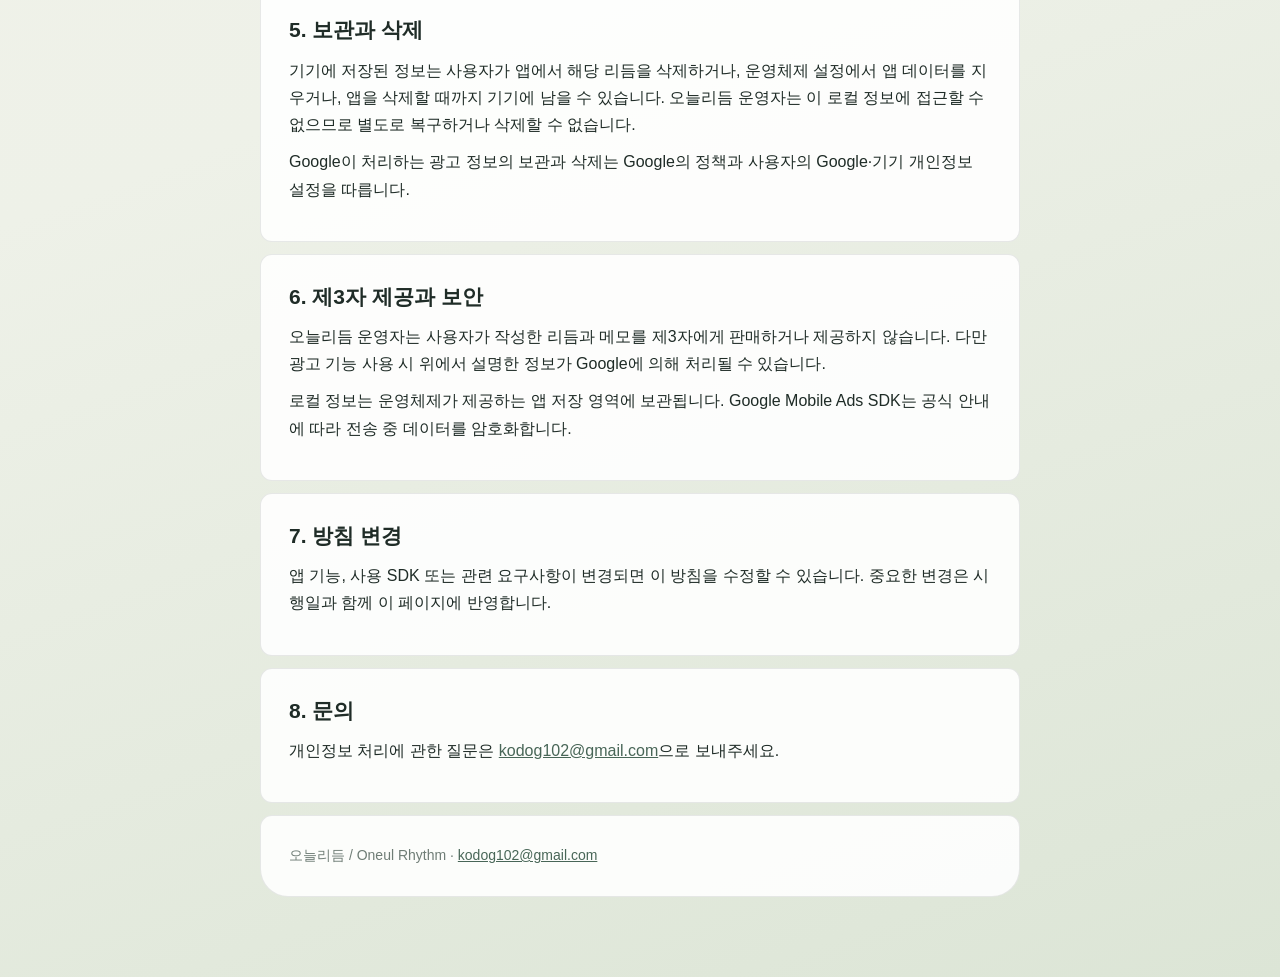
<file: privacy/ko/index.html>
<!doctype html>
<html lang="ko">
  <head>
    <meta charset="utf-8" />
    <meta name="viewport" content="width=device-width, initial-scale=1" />
    <meta name="theme-color" content="#f6f3ec" />
    <meta name="description" content="오늘리듬 개인정보처리방침" />
    <title>개인정보처리방침 · 오늘리듬</title>
    <link rel="stylesheet" href="../styles.css" />
  </head>
  <body>
    <main class="page">
      <nav class="language-nav" aria-label="언어 선택">
        <a href="../ko/" aria-current="page">한국어</a>
        <a href="../en/" lang="en">English</a>
        <a href="../ja/" lang="ja">日本語</a>
      </nav>

      <header class="policy-header">
        <p class="eyebrow">ONEULRHYTHM</p>
        <h1>개인정보처리방침</h1>
        <p class="lead">오늘리듬은 하루의 리듬을 조용히 돕고, 필요한 정보만 다룹니다.</p>
        <p class="meta">시행일: 2026년 8월 8일 · 운영자: 오늘리듬 / Oneul Rhythm</p>
      </header>

      <section class="policy-section">
        <h2>1. 이 방침의 범위</h2>
        <p>이 방침은 오늘리듬 모바일 앱에서 처리되는 정보와 앱에 포함된 Google AdMob 광고 서비스의 정보 처리에 적용됩니다.</p>
        <p>오늘리듬은 회원가입, 사용자 계정, 운영자 서버 또는 클라우드 동기화 기능을 제공하지 않습니다.</p>
      </section>

      <section class="policy-section">
        <h2>2. 기기에만 저장되는 정보</h2>
        <p>사용자가 입력하거나 앱 사용 중 생성되는 다음 정보는 사용자의 기기에 로컬로 저장됩니다.</p>
        <ul>
          <li>리듬 이름, 시작·종료 시각, 반복 요일, 알림, 메모</li>
          <li>날짜별 리듬 완료 기록과 진행 중인 집중 세션 상태</li>
          <li>기본 알림과 같은 앱 설정</li>
        </ul>
        <p>이 정보는 Today 화면, 리듬 관리, 로컬 알림, iOS Live Activity 및 Android 진행 알림을 제공하기 위해 사용되며 오늘리듬 운영자에게 전송되지 않습니다.</p>
      </section>

      <section class="policy-section">
        <h2>3. 광고 서비스가 처리할 수 있는 정보</h2>
        <p>무료 버전의 제한된 배너 광고를 제공하기 위해 Google Mobile Ads SDK와 User Messaging Platform SDK를 사용합니다. Google은 광고 제공, 분석, 부정 사용 방지를 위해 다음 정보를 자동으로 수집하거나 공유할 수 있습니다.</p>
        <ul>
          <li>IP 주소와 이를 통해 추정되는 대략적인 위치</li>
          <li>앱 실행, 탭, 광고 조회 등 제품 상호작용</li>
          <li>충돌 로그, 실행 시간, 멈춤, 에너지 사용량 등 진단·성능 정보</li>
          <li>광고 ID, 앱 범위 ID 등 기기 또는 계정 관련 식별자</li>
          <li>표시된 광고 등 광고 데이터</li>
        </ul>
        <p>처리 범위는 기기, 운영체제, 지역, 사용자의 동의 선택과 Google의 광고 설정에 따라 달라질 수 있습니다. 자세한 내용은 <a href="https://policies.google.com/privacy">Google 개인정보처리방침</a>과 <a href="https://policies.google.com/technologies/ads">Google 광고 기술 안내</a>를 확인해주세요.</p>
      </section>

      <section class="policy-section">
        <h2>4. 광고 동의와 선택</h2>
        <p>법률 또는 Google 정책상 필요한 지역에서는 Google의 동의 화면을 통해 광고 개인정보 선택을 제공합니다. 해당되는 경우 앱의 설정 → 개인정보 → 광고 개인정보 선택에서 동의 내용을 다시 확인하거나 변경할 수 있습니다.</p>
        <p>기기 설정에서 광고 ID를 재설정하거나 삭제할 수도 있습니다. 선택에 따라 개인 맞춤 광고, 개인 맞춤이 아닌 광고 또는 제한된 광고가 제공될 수 있습니다.</p>
      </section>

      <section class="policy-section">
        <h2>5. 보관과 삭제</h2>
        <p>기기에 저장된 정보는 사용자가 앱에서 해당 리듬을 삭제하거나, 운영체제 설정에서 앱 데이터를 지우거나, 앱을 삭제할 때까지 기기에 남을 수 있습니다. 오늘리듬 운영자는 이 로컬 정보에 접근할 수 없으므로 별도로 복구하거나 삭제할 수 없습니다.</p>
        <p>Google이 처리하는 광고 정보의 보관과 삭제는 Google의 정책과 사용자의 Google·기기 개인정보 설정을 따릅니다.</p>
      </section>

      <section class="policy-section">
        <h2>6. 제3자 제공과 보안</h2>
        <p>오늘리듬 운영자는 사용자가 작성한 리듬과 메모를 제3자에게 판매하거나 제공하지 않습니다. 다만 광고 기능 사용 시 위에서 설명한 정보가 Google에 의해 처리될 수 있습니다.</p>
        <p>로컬 정보는 운영체제가 제공하는 앱 저장 영역에 보관됩니다. Google Mobile Ads SDK는 공식 안내에 따라 전송 중 데이터를 암호화합니다.</p>
      </section>

      <section class="policy-section">
        <h2>7. 방침 변경</h2>
        <p>앱 기능, 사용 SDK 또는 관련 요구사항이 변경되면 이 방침을 수정할 수 있습니다. 중요한 변경은 시행일과 함께 이 페이지에 반영합니다.</p>
      </section>

      <section class="policy-section">
        <h2>8. 문의</h2>
        <p>개인정보 처리에 관한 질문은 <a href="mailto:kodog102@gmail.com">kodog102@gmail.com</a>으로 보내주세요.</p>
      </section>

      <footer class="policy-footer">오늘리듬 / Oneul Rhythm · <a href="mailto:kodog102@gmail.com">kodog102@gmail.com</a></footer>
    </main>
  </body>
</html>
</file>
<file: styles.css>
:root {
  color-scheme: light dark;
  --paper: #f4f0e7;
  --paper-deep: #e8e0d2;
  --ink: #1e2923;
  --ink-muted: #617068;
  --green: #557363;
  --green-deep: #2e493b;
  --green-soft: #cadbce;
  --line: rgba(30, 41, 35, 0.14);
  --card: rgba(255, 253, 248, 0.72);
  --white: #fffdf8;
  --radius: 28px;
  --shadow: 0 22px 60px rgba(46, 73, 59, 0.1);
  font-family: Pretendard, "Apple SD Gothic Neo", "Noto Sans KR", sans-serif;
  background: var(--paper);
  color: var(--ink);
}

* {
  box-sizing: border-box;
}

html {
  scroll-behavior: smooth;
}

body {
  margin: 0;
  background:
    radial-gradient(circle at 80% 5%, rgba(202, 219, 206, 0.55), transparent 28rem),
    var(--paper);
  color: var(--ink);
  line-height: 1.7;
}

a {
  color: inherit;
  text-decoration: none;
}

.skip-link {
  position: fixed;
  z-index: 100;
  top: 12px;
  left: 12px;
  padding: 10px 14px;
  border-radius: 12px;
  background: var(--ink);
  color: var(--white);
  transform: translateY(-150%);
}

.skip-link:focus {
  transform: translateY(0);
}

.site-header {
  width: min(1180px, calc(100% - 40px));
  margin: 0 auto;
  padding: 28px 0;
  display: flex;
  align-items: center;
  justify-content: space-between;
}

.wordmark {
  display: inline-flex;
  gap: 10px;
  align-items: center;
  font-weight: 700;
  letter-spacing: -0.02em;
}

.wordmark-symbol {
  display: grid;
  width: 32px;
  height: 32px;
  place-items: center;
  border-radius: 50%;
  background: var(--green-deep);
  color: var(--white);
}

.site-header nav,
footer nav {
  display: flex;
  gap: 24px;
  color: var(--ink-muted);
  font-size: 0.9rem;
  font-weight: 600;
}

.site-header nav a:hover,
footer nav a:hover {
  color: var(--ink);
}

main,
footer {
  width: min(1180px, calc(100% - 40px));
  margin-inline: auto;
}

.hero {
  min-height: 710px;
  display: grid;
  grid-template-columns: 1.08fr 0.92fr;
  align-items: center;
  gap: 72px;
  padding: 70px 0 110px;
}

.eyebrow {
  margin: 0 0 18px;
  color: var(--green);
  font-size: 0.76rem;
  font-weight: 800;
  letter-spacing: 0.16em;
}

h1,
h2,
h3,
p {
  text-wrap: pretty;
}

h1,
h2,
h3 {
  margin-top: 0;
  line-height: 1.18;
  letter-spacing: -0.04em;
}

h1 {
  margin-bottom: 28px;
  font-size: clamp(3rem, 6vw, 5.2rem);
  font-weight: 650;
}

h1 em {
  color: var(--green);
  font-family: Georgia, "Times New Roman", serif;
  font-weight: 500;
}

h2 {
  margin-bottom: 18px;
  font-size: clamp(2.2rem, 4vw, 3.5rem);
}

h3 {
  margin-bottom: 12px;
  font-size: 1.5rem;
}

.hero-lead,
.section-heading > p:last-child,
.about-lead {
  max-width: 620px;
  color: var(--ink-muted);
  font-size: 1.12rem;
}

.hero-actions,
.profile-links {
  display: flex;
  flex-wrap: wrap;
  gap: 12px;
  margin-top: 34px;
}

.button {
  display: inline-flex;
  min-height: 50px;
  align-items: center;
  justify-content: center;
  padding: 0 22px;
  border: 1px solid transparent;
  border-radius: 999px;
  font-weight: 700;
  transition: transform 160ms ease, background 160ms ease;
}

.button:hover {
  transform: translateY(-2px);
}

.button-primary {
  background: var(--green-deep);
  color: var(--white);
}

.button-secondary {
  border-color: var(--line);
  background: rgba(255, 253, 248, 0.54);
}

.hero-visual {
  position: relative;
  min-height: 500px;
  overflow: hidden;
  border: 1px solid rgba(255, 255, 255, 0.55);
  border-radius: 48% 48% 30% 30% / 38% 38% 22% 22%;
  background: linear-gradient(180deg, #dbe6d9 0%, #efdcb9 55%, #9bb4a3 100%);
  box-shadow: var(--shadow);
}

.sun {
  position: absolute;
  top: 13%;
  right: 18%;
  width: 124px;
  height: 124px;
  border-radius: 50%;
  background: rgba(255, 244, 212, 0.9);
  box-shadow: 0 0 55px rgba(255, 244, 212, 0.8);
}

.landscape {
  position: absolute;
  right: -20%;
  bottom: -28%;
  left: -20%;
  height: 72%;
  border-radius: 50% 50% 0 0;
  transform: rotate(-7deg);
}

.landscape-back {
  bottom: -18%;
  background: rgba(85, 115, 99, 0.45);
}

.landscape-front {
  right: -30%;
  bottom: -42%;
  left: -5%;
  height: 78%;
  background: var(--green-deep);
  transform: rotate(9deg);
}

.rhythm-line {
  position: absolute;
  width: 52%;
  height: 1px;
  background: rgba(46, 73, 59, 0.35);
  transform: rotate(-11deg);
}

.rhythm-line-one {
  top: 38%;
  left: 8%;
}

.rhythm-line-two {
  top: 45%;
  left: 13%;
}

.note {
  position: absolute;
  color: var(--green-deep);
  font-family: Georgia, serif;
}

.note-one {
  top: 28%;
  left: 27%;
  font-size: 3rem;
}

.note-two {
  top: 38%;
  left: 60%;
  font-size: 3.2rem;
}

.section {
  padding: 120px 0;
  border-top: 1px solid var(--line);
}

.section-heading {
  margin-bottom: 54px;
}

.project-grid {
  display: grid;
  grid-template-columns: 1fr 1fr;
  gap: 18px;
}

.project-card {
  position: relative;
  min-height: 380px;
  overflow: hidden;
  padding: 34px;
  border: 1px solid var(--line);
  border-radius: var(--radius);
  background: var(--card);
  box-shadow: 0 8px 30px rgba(46, 73, 59, 0.04);
}

.project-featured {
  min-height: 490px;
  background: var(--green-deep);
  color: var(--white);
}

.project-studio {
  min-height: 490px;
}

.project-factory {
  grid-column: 1 / -1;
  min-height: 430px;
  background:
    linear-gradient(135deg, rgba(215, 230, 217, 0.58), transparent 58%),
    var(--card);
}

.factory-layout {
  display: grid;
  grid-template-columns: minmax(0, 0.9fr) minmax(0, 1.1fr);
  gap: 72px;
  align-items: end;
  min-height: 360px;
}

.factory-intro .project-meta {
  margin-bottom: 54px;
}

.factory-intro .eyebrow {
  margin-bottom: 14px;
}

.factory-intro > p:not(.eyebrow) {
  max-width: 520px;
}

.factory-intro .text-link {
  margin-top: 22px;
}

.factory-capabilities {
  display: grid;
}

.factory-capabilities article {
  display: grid;
  grid-template-columns: 42px minmax(0, 1fr);
  gap: 16px;
  padding: 22px 0;
  border-top: 1px solid var(--line);
}

.factory-capabilities article:last-child {
  border-bottom: 1px solid var(--line);
}

.factory-capabilities span {
  color: var(--green);
  font-family: Georgia, serif;
  font-size: 0.78rem;
}

.factory-capabilities h4,
.factory-capabilities p {
  margin: 0;
}

.factory-capabilities h4 {
  margin-bottom: 5px;
  font-size: 1rem;
}

.factory-capabilities p {
  color: var(--ink-muted);
  font-size: 0.84rem;
  line-height: 1.65;
}

.project-number {
  position: absolute;
  top: 16px;
  right: 25px;
  color: rgba(97, 112, 104, 0.18);
  font-family: Georgia, serif;
  font-size: 5.5rem;
  line-height: 1;
}

.project-featured .project-number {
  color: rgba(255, 255, 255, 0.12);
}

.project-content {
  position: relative;
  z-index: 1;
}

.project-meta {
  display: flex;
  flex-wrap: wrap;
  gap: 10px 16px;
  align-items: center;
  margin-bottom: 70px;
  color: var(--ink-muted);
  font-size: 0.8rem;
  font-weight: 650;
}

.project-featured .project-meta,
.project-featured .project-name,
.project-featured p {
  color: rgba(255, 253, 248, 0.72);
}

.status {
  padding: 5px 10px;
  border-radius: 999px;
  background: var(--green-soft);
  color: var(--green-deep);
}

.status-active {
  background: #d7e6d9;
}

.project-card h3 {
  margin-bottom: 4px;
  font-size: clamp(2rem, 4vw, 3.1rem);
}

.project-name {
  margin-top: 0;
  color: var(--ink-muted);
  font-size: 0.88rem;
}

.project-details {
  display: grid;
  gap: 8px;
  padding: 0;
  margin: 24px 0;
  list-style: none;
}

.project-details li::before {
  content: "·";
  margin-right: 8px;
  color: var(--green-soft);
}

.project-links {
  display: flex;
  flex-wrap: wrap;
  gap: 18px;
  margin-top: 34px;
}

.project-links .text-link {
  margin-top: 0;
}

.project-note {
  margin-top: 46px;
  padding-top: 20px;
  border-top: 1px solid var(--line);
  color: var(--ink-muted);
  font-size: 0.9rem;
}

.service-list {
  display: grid;
  margin-top: 30px;
  border-top: 1px solid var(--line);
}

.service-list article {
  display: grid;
  grid-template-columns: 30px minmax(0, 1fr) auto;
  gap: 12px;
  align-items: start;
  padding: 18px 0;
  border-bottom: 1px solid var(--line);
}

.service-list h4,
.service-list p {
  margin: 0;
}

.service-list h4 {
  margin-bottom: 4px;
  font-size: 1rem;
  letter-spacing: -0.02em;
}

.service-list p {
  color: var(--ink-muted);
  font-size: 0.82rem;
  line-height: 1.55;
}

.service-index {
  color: var(--green);
  font-family: Georgia, serif;
  font-size: 0.78rem;
}

.service-status {
  padding: 3px 8px;
  border-radius: 999px;
  background: var(--green-soft);
  color: var(--green-deep);
  font-size: 0.68rem;
  font-weight: 800;
}

.text-link {
  display: inline-flex;
  gap: 8px;
  align-items: center;
  padding-bottom: 2px;
  border-bottom: 1px solid currentColor;
  font-size: 0.9rem;
  font-weight: 750;
}

.philosophy-layout {
  display: grid;
  grid-template-columns: 0.8fr 1.2fr;
  gap: 80px;
}

.principle-grid {
  display: grid;
  gap: 0;
}

.principle-grid article {
  display: grid;
  grid-template-columns: 48px 0.8fr 1.2fr;
  gap: 18px;
  padding: 28px 0;
  border-top: 1px solid var(--line);
}

.principle-grid span {
  color: var(--green);
  font-family: Georgia, serif;
}

.principle-grid h3,
.principle-grid p {
  margin: 0;
}

.principle-grid h3 {
  font-size: 1.05rem;
}

.principle-grid p {
  color: var(--ink-muted);
  font-size: 0.92rem;
}

.about {
  display: grid;
  grid-template-columns: 0.65fr 1.35fr;
  gap: 80px;
  align-items: center;
}

.portrait-mark {
  aspect-ratio: 1;
  display: grid;
  place-items: center;
  border-radius: 50% 50% 45% 45%;
  background: linear-gradient(145deg, var(--green-soft), var(--green));
  box-shadow: var(--shadow);
}

.portrait-mark span {
  color: rgba(255, 253, 248, 0.9);
  font-family: Georgia, serif;
  font-size: clamp(4rem, 10vw, 8rem);
  letter-spacing: -0.08em;
}

.role {
  color: var(--green);
  font-family: Georgia, serif;
  font-size: 1.1rem;
}

.skill-list {
  display: flex;
  flex-wrap: wrap;
  gap: 8px;
  margin-top: 28px;
}

.skill-list span {
  padding: 8px 13px;
  border: 1px solid var(--line);
  border-radius: 999px;
  color: var(--ink-muted);
  font-size: 0.8rem;
  font-weight: 650;
}

.contact {
  margin-bottom: 40px;
  padding: 80px;
  border-radius: 36px;
  background: var(--green-deep);
  color: var(--white);
  text-align: center;
}

.contact .eyebrow {
  color: var(--green-soft);
}

.contact h2 {
  max-width: 720px;
  margin-inline: auto;
}

.button-light {
  margin-top: 18px;
  background: var(--white);
  color: var(--green-deep);
}

footer {
  display: flex;
  align-items: center;
  justify-content: space-between;
  padding: 40px 0 56px;
  color: var(--ink-muted);
  font-size: 0.82rem;
}

footer > div {
  display: flex;
  gap: 14px;
}

footer strong {
  color: var(--ink);
}

@media (max-width: 820px) {
  .site-header nav a:not(:last-child) {
    display: none;
  }

  .hero {
    min-height: auto;
    grid-template-columns: 1fr;
    gap: 50px;
    padding: 60px 0 90px;
  }

  .hero-visual {
    min-height: 420px;
  }

  .project-grid,
  .factory-layout,
  .philosophy-layout,
  .about {
    grid-template-columns: 1fr;
  }

  .factory-layout {
    gap: 42px;
  }

  .project-featured {
    grid-row: auto;
  }

  .principle-grid article {
    grid-template-columns: 38px 1fr;
  }

  .principle-grid p {
    grid-column: 2;
  }

  .portrait-mark {
    width: min(72vw, 420px);
  }

  .contact {
    padding: 60px 24px;
  }
}

@media (max-width: 520px) {
  .site-header,
  main,
  footer {
    width: min(100% - 28px, 1180px);
  }

  .site-header {
    padding-top: 20px;
  }

  h1 {
    font-size: clamp(2.65rem, 13vw, 4rem);
  }

  .hero {
    padding-top: 42px;
  }

  .hero-visual {
    min-height: 330px;
    border-radius: 44% 44% 24% 24% / 34% 34% 18% 18%;
  }

  .sun {
    width: 88px;
    height: 88px;
  }

  .section {
    padding: 88px 0;
  }

  .project-card {
    min-height: auto;
    padding: 26px;
  }

  .factory-intro .project-meta {
    margin-bottom: 52px;
  }

  .project-meta {
    margin-bottom: 52px;
  }

  .project-number {
    font-size: 4.4rem;
  }

  .principle-grid article {
    grid-template-columns: 34px 1fr;
  }

  footer,
  footer > div {
    align-items: flex-start;
    flex-direction: column;
  }

  footer nav {
    gap: 14px;
    flex-wrap: wrap;
  }
}

@media (prefers-reduced-motion: reduce) {
  html {
    scroll-behavior: auto;
  }

  .button {
    transition: none;
  }
}

@media (prefers-color-scheme: dark) {
  :root {
    --paper: #121914;
    --paper-deep: #1d2821;
    --ink: #edf2ec;
    --ink-muted: #a7b3aa;
    --green: #a9c9b4;
    --green-deep: #263e32;
    --green-soft: #b7d3bf;
    --line: rgba(237, 242, 236, 0.14);
    --card: rgba(31, 43, 36, 0.75);
    --white: #f7faf6;
    --shadow: 0 22px 60px rgba(0, 0, 0, 0.24);
  }

  body {
    background:
      radial-gradient(circle at 80% 5%, rgba(67, 97, 78, 0.45), transparent 28rem),
      var(--paper);
  }

  .project-featured,
  .contact {
    background: #20372c;
  }

  .project-factory {
    background:
      linear-gradient(135deg, rgba(72, 105, 85, 0.3), transparent 58%),
      var(--card);
  }

  .button-secondary {
    background: rgba(255, 255, 255, 0.04);
  }
}
</file>
<file: privacy/styles.css>
:root {
  color-scheme: light;
  --cream: #f6f3ec;
  --paper: rgba(255, 255, 255, 0.88);
  --ink: #1f2c27;
  --muted: #6f7d76;
  --sage: #6e8c74;
  --mist: #dce5d6;
  --line: rgba(31, 44, 39, 0.1);
  font-family: -apple-system, BlinkMacSystemFont, "Segoe UI", sans-serif;
}

* { box-sizing: border-box; }

body {
  margin: 0;
  min-height: 100vh;
  color: var(--ink);
  background:
    radial-gradient(circle at 82% 8%, rgba(255, 231, 173, 0.55), transparent 24rem),
    linear-gradient(160deg, var(--cream) 0%, #eef1e8 60%, #dce5d6 100%);
  line-height: 1.7;
}

a { color: #486657; }
a:hover { color: #2f4c3d; }

.page,
.language-card {
  width: min(760px, calc(100% - 32px));
  margin: 0 auto;
}

.page { padding: 56px 0 80px; }

.language-card {
  margin-top: clamp(56px, 14vh, 140px);
  padding: 48px 28px;
  text-align: center;
  background: var(--paper);
  border: 1px solid var(--line);
  border-radius: 28px;
  box-shadow: 0 20px 60px rgba(65, 83, 73, 0.12);
}

.brand-mark {
  display: grid;
  place-items: center;
  width: 64px;
  height: 64px;
  margin: 0 auto 18px;
  color: var(--sage);
  background: var(--mist);
  border-radius: 50%;
  font-size: 30px;
}

.eyebrow {
  margin: 0 0 8px;
  color: var(--sage);
  font-size: 12px;
  font-weight: 700;
  letter-spacing: 0.14em;
}

h1 {
  margin: 0;
  font-family: Georgia, "Times New Roman", serif;
  font-size: clamp(34px, 7vw, 52px);
  line-height: 1.2;
  font-weight: 500;
}

.lead { margin: 14px 0 0; color: var(--muted); }

.developer-card { max-width: 680px; }

.product-names,
.site-note {
  margin: 12px 0 0;
  color: var(--muted);
  font-size: 14px;
}

.site-note { margin-top: 28px; }

.language-list {
  display: grid;
  gap: 10px;
  max-width: 320px;
  margin: 32px auto 0;
}

.language-list a {
  padding: 12px 18px;
  color: var(--ink);
  background: #fff;
  border: 1px solid var(--line);
  border-radius: 16px;
  text-decoration: none;
  font-weight: 600;
}

.language-nav {
  display: flex;
  flex-wrap: wrap;
  gap: 8px 14px;
  margin-bottom: 32px;
  font-size: 14px;
}

.language-nav a[aria-current="page"] {
  color: var(--ink);
  font-weight: 700;
  text-decoration: none;
}

.policy-header,
.policy-section,
.policy-footer {
  padding: 28px;
  background: var(--paper);
  border: 1px solid var(--line);
}

.policy-header {
  border-radius: 28px 28px 12px 12px;
  box-shadow: 0 18px 50px rgba(65, 83, 73, 0.1);
}

.policy-header .meta { margin: 14px 0 0; color: var(--muted); font-size: 14px; }

.policy-section { margin-top: 12px; border-radius: 12px; }

.policy-section h2 {
  margin: 0 0 12px;
  font-size: 21px;
  line-height: 1.35;
}

.policy-section p { margin: 10px 0; }
.policy-section ul { margin: 10px 0; padding-left: 22px; }
.policy-section li + li { margin-top: 7px; }

.policy-footer {
  margin-top: 12px;
  border-radius: 12px 12px 28px 28px;
  color: var(--muted);
  font-size: 14px;
}

@media (max-width: 520px) {
  .page { padding: 28px 0 48px; }
  .language-card { padding: 38px 20px; }
  .policy-header, .policy-section, .policy-footer { padding: 22px 20px; }
}
</file>
